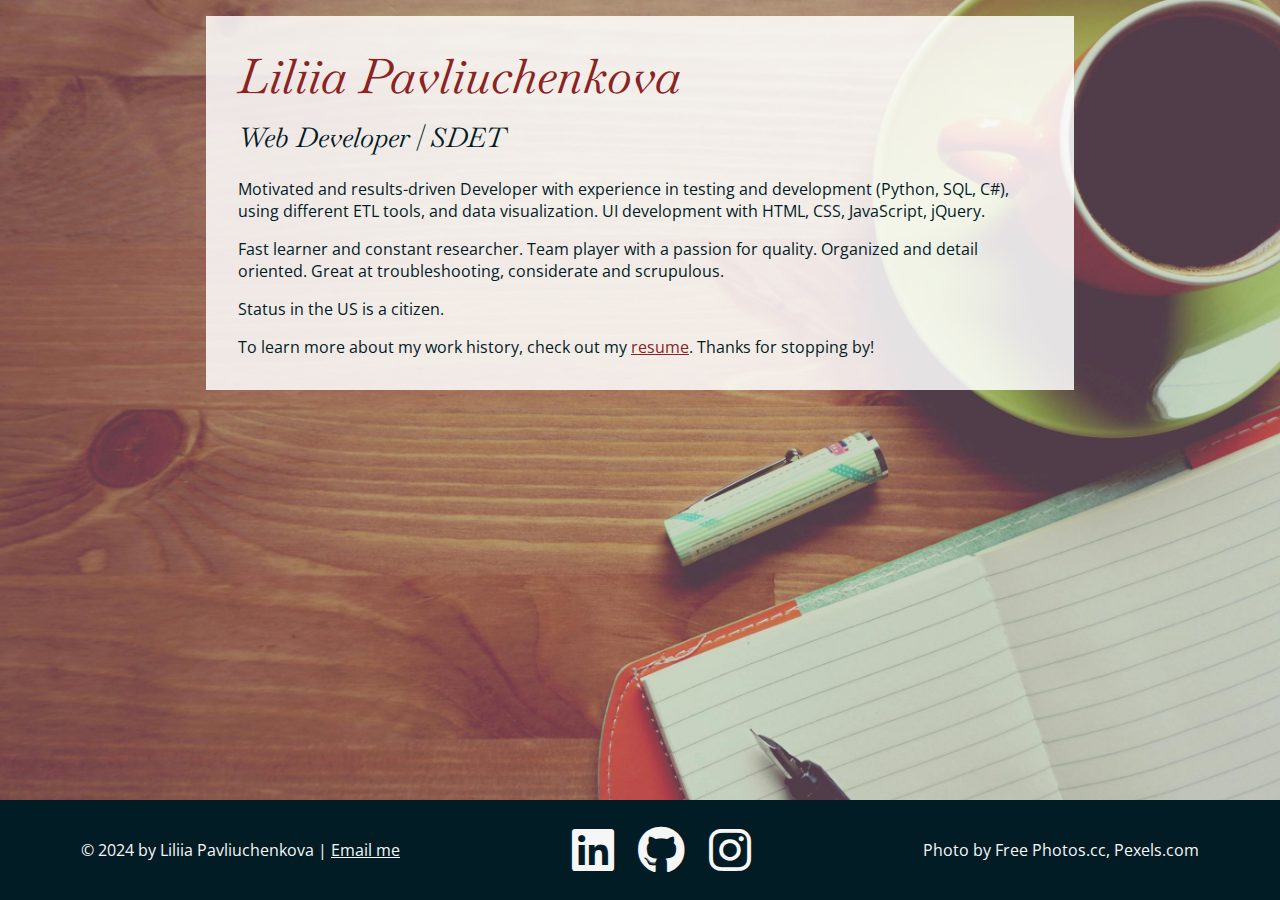
<file: index.html>
<!DOCTYPE html>
<html lang="en">
  <head>
    <meta charset="UTF-8">
    <meta name="viewport" content="width=device-width, initial-scale=1">
    <link rel="stylesheet" href="https://cdnjs.cloudflare.com/ajax/libs/font-awesome/6.4.2/css/all.min.css">
    <link rel="preconnect" href="https://fonts.googleapis.com">
<link rel="preconnect" href="https://fonts.gstatic.com" crossorigin>
<link href="https://fonts.googleapis.com/css2?family=Baskervville:ital@0;1&family=Open+Sans:ital,wght@0,400;1,400;1,700&display=swap" rel="stylesheet">
    <link rel="stylesheet" href="css/main.css">
    <title>Liliia Pavliuchenkova | Web Developer</title>
  </head>
  <body class="home">
    
    <!-- //  INTRO  // -->
    <div class="content-wrapper">
      <div>
        <header>
          <!-- Start content edits below this line. -->
          <h1>Liliia Pavliuchenkova</h1>
          <h2>Web Developer | SDET</h2>

          <!-- End content edits here. -->
        </header>

        <!-- //  ABOUT ME  // -->
        <main>
          <!-- Start content edits below this line. -->
          <p>Motivated and results-driven Developer with experience in testing and development (Python, SQL, C#), using different ETL tools, and data visualization. UI development with HTML, CSS, JavaScript, jQuery.</p>
          <p>
          Fast learner and constant researcher. Team player with a passion for quality. Organized and detail oriented. Great at troubleshooting, considerate and scrupulous. </p>
            
          <p>Status in the US is a citizen.</p>
          <p>To learn more about my work history, check out my <a href="resume.html"> resume</a>. Thanks for stopping by!</p>

          <!-- End content edits here. -->
        </main>
      </div>
    </div>

    <!-- //  FOOTER INFO, SOCIAL MEDIA  // -->
    <footer>
      <!-- Start content edits below this line. -->
      <p>© 2024 by Liliia Pavliuchenkova | <a href="mailto:lilipavli@yahoo.com">Email me</a></p>

      <!-- Add or remove any networks. -->
      <ul>
        <li>
          <a href="https://www.linkedin.com/in/liliia-pavliuchenkova-b5115683/" target="_blank"><i class="fa-brands fa-linkedin" title="LinkedIn"></i></a>
        </li>
        <li>
          <a href="https://github.com/LiliiaPav" target="_blank"><i class="fa-brands fa-github" title="GitHub"></i></a>
        </li>
        <li>
          <a href="https://www.instagram.com/liliiapav/" target="_blank"><i class="fab fa-instagram" title="Instagram"></i></a>
        </li>
      </ul>
      <p>Photo by Free Photos.cc, Pexels.com</p>
      <!-- End content edits here. -->
    </footer>
  </body>
</html>
</file>
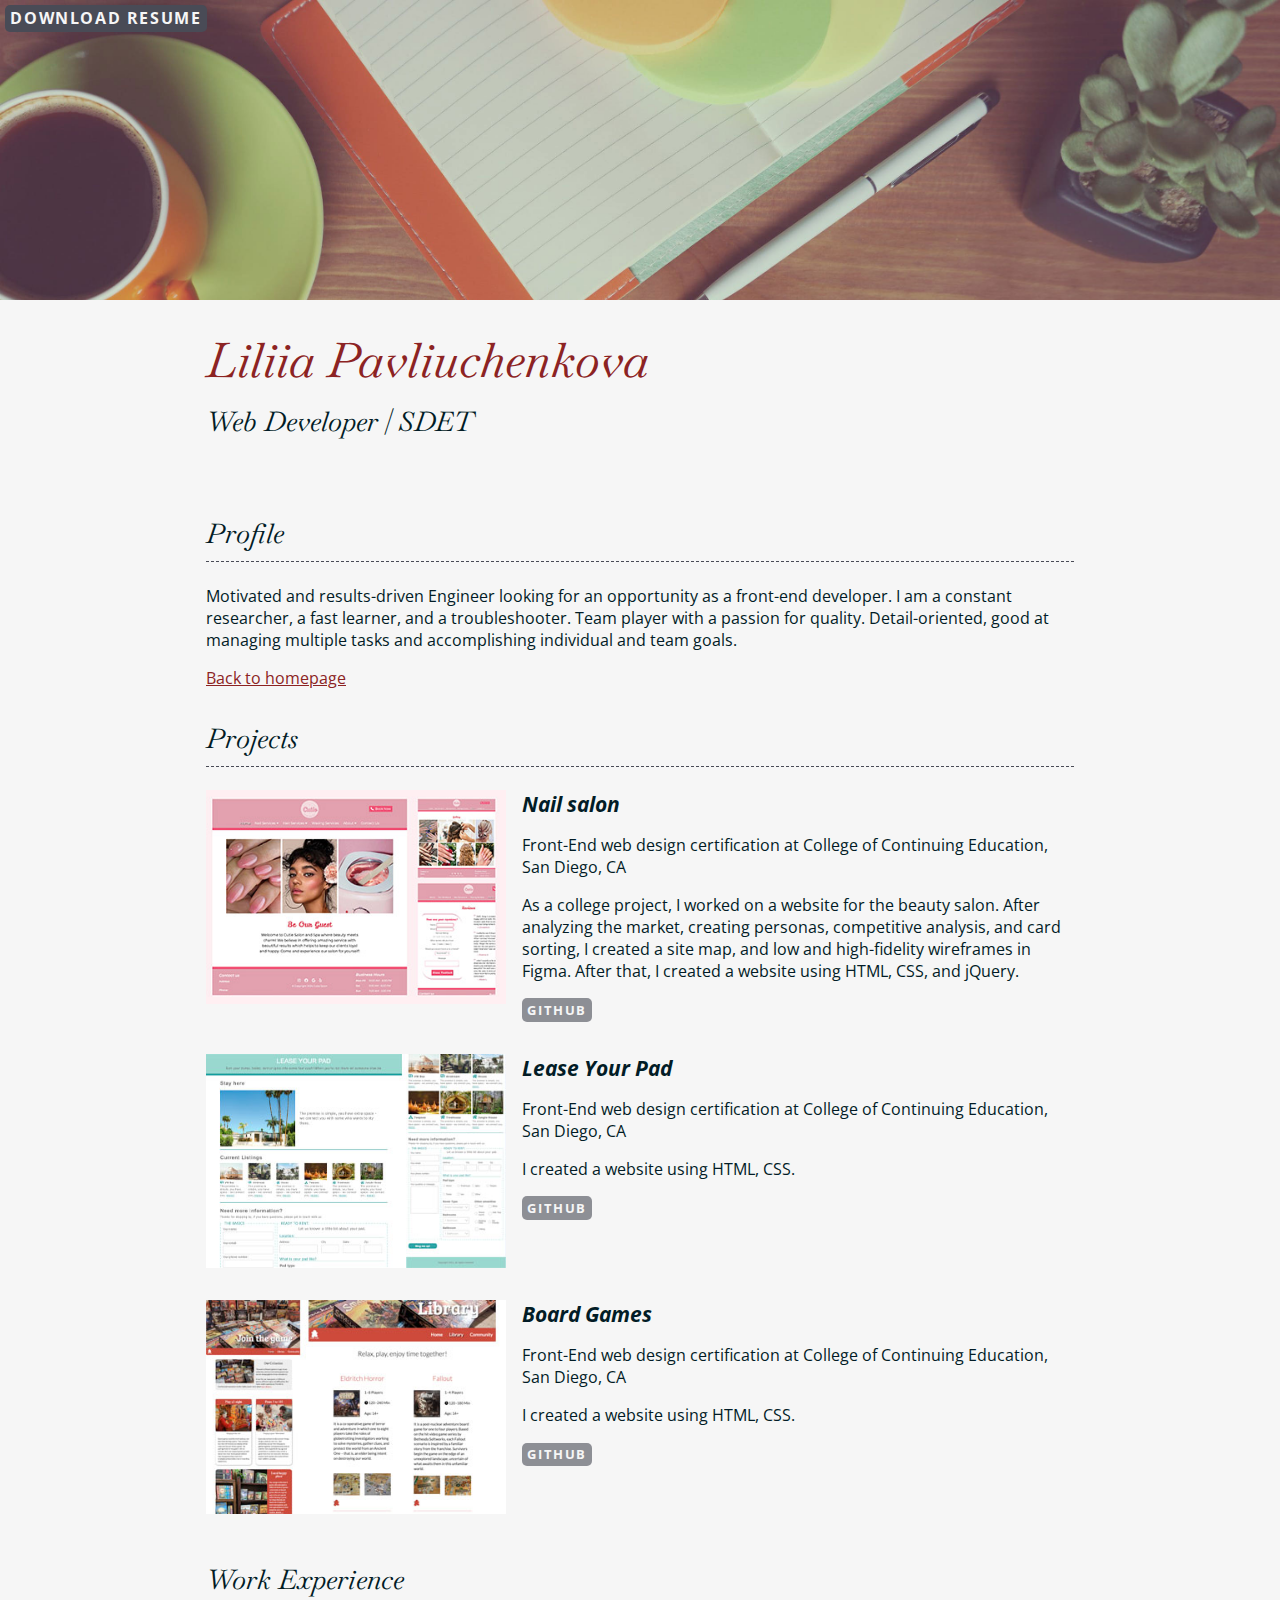
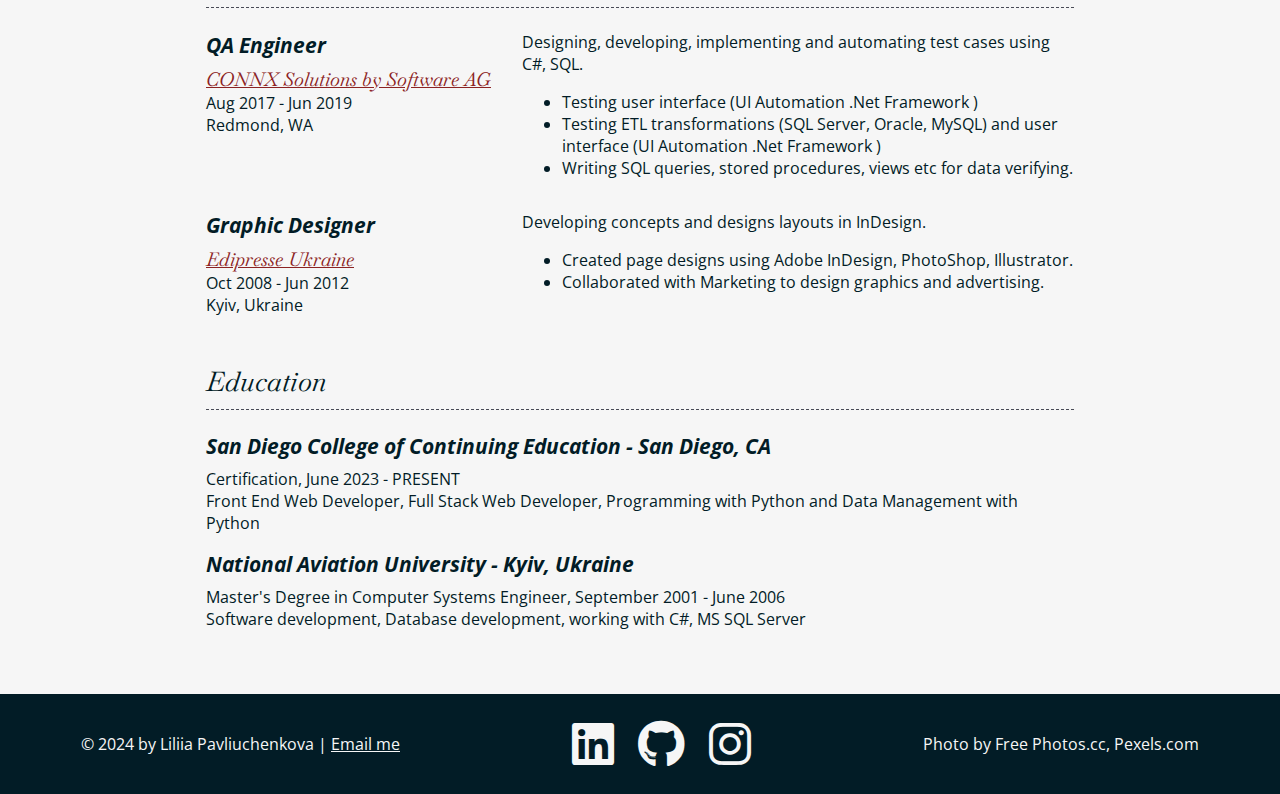
<file: resume.html>
<!DOCTYPE html>
<html lang="en">
  <head>
    <meta charset="UTF-8">
    <meta name="viewport" content="width=device-width, initial-scale=1">
    <link rel="stylesheet" href="https://cdnjs.cloudflare.com/ajax/libs/font-awesome/6.4.2/css/all.min.css">
    
    <link rel="preconnect" href="https://fonts.googleapis.com">
<link rel="preconnect" href="https://fonts.gstatic.com" crossorigin>
<link href="https://fonts.googleapis.com/css2?family=Baskervville:ital@0;1&family=Open+Sans:ital,wght@0,400;1,400;1,700&display=swap" rel="stylesheet">
<link rel="stylesheet" href="css/main.css">
    <title>Liliia Pavliuchenkova | Web Developer</title>
  </head>
  <body class="resume">
    <a class="btn download" href="Liliia Pavliuchenkova Resume.pdf">Download Resume</a>
    <!-- //  INTRO  // -->
    <header>
      <!-- Start content edits below this line. -->
      <div class="content-wrapper">
        <h1>Liliia Pavliuchenkova</h1>
        <h2>Web Developer | SDET</h2>
      </div>
      <!-- End content edits here. -->
    </header>

    <main class="content-wrapper">
      <!-- //  PROFILE  // -->
      <section>
        <h2>Profile</h2>
        <!-- Start content edits below this line. -->
        <p>Motivated and results-driven Engineer looking for an opportunity as a front-end developer. I am a constant researcher, a fast learner, and a troubleshooter. Team player with a passion for quality. Detail-oriented, good at managing multiple tasks and accomplishing individual and team goals.</p>
        <a href="index.html">Back to homepage</a>

        <!-- End content edits here. -->
      </section>

      <!-- //  PROJECTS  // -->
      <section>
        <!-- Start content edits below this line. -->
        <h2>Projects</h2>
        

        <!-- To add more items, copy this whole <section></section> block-->
        <section class="project-item">
          <img src="img/project2.jpg" srcset="img/project2big.jpg 2x" alt="nail salon website" >
          <div>
            <h3>Nail salon</h3>
            <p>Front-End web design certification at College of Continuing Education, San Diego, CA</p>
            <p>As a college project, I worked on a website for the beauty salon. After analyzing the market, creating personas, competitive analysis, and card sorting, I created a site map, and low and high-fidelity wireframes in Figma. After that, I created a website using HTML, CSS, and jQuery. 
              </p>
            <!-- link to project -->
            <a class="btn"  href="https://liliiapav.github.io/Fall2023_COMM675/root/" target="_blank">Github</a>
          </div>
        </section>

        <section class="project-item">
          <img src="img/project3.jpg" srcset="img/project3.jpg 2x" alt="Lease Your Pad website" >
          <div>
            <h3>Lease Your Pad</h3>
            <p>Front-End web design certification at College of Continuing Education, San Diego, CA</p>
            <p>I created a website using HTML, CSS. 
              </p>
            <!-- link to project -->
            <a class="btn"  href="https://liliiapav.github.io/leaseYourPad/" target="_blank">Github</a>
          </div>
        </section>

        <section class="project-item">
          <img src="img/project1.jpg" srcset="img/project1.jpg 2x" alt="Board Games website">
          <div>
            <h3>Board Games</h3>
            <p>Front-End web design certification at College of Continuing Education, San Diego, CA</p>
            <p>I created a website using HTML, CSS. 
              </p>
            <!-- link to project -->
            <a class="btn"  href="https://liliiapav.github.io/BoardGames/" target="_blank">Github</a>
          </div>
        </section>
        
        <!-- End content edits here. -->
      </section>

      <!-- //  WORK EXPERIENCE  // -->
      <section>
        <!-- Start content edits below this line.  -->
        <h2>Work Experience</h2>

        <!-- To add more items, copy this whole <section></section> block -->
        <section class="work-item">
          <div class="work-details">
          <h3>QA Engineer</h3>
          
            <h4><a href="https://www.softwareag.com/en_corporate.html" target="_blank">CONNX Solutions by Software AG</a></h4>
            <p>Aug 2017 - Jun 2019</p>
            <p>Redmond, WA</p>
          </div>
          <div class="work-summary">
            <p>Designing, developing, implementing and automating test cases using C#, SQL.</p>
            <ul>
              <li>Testing user interface (UI Automation .Net Framework )</li>
              <li>Testing ETL transformations (SQL Server, Oracle, MySQL) and user interface (UI Automation .Net Framework )</li>
              <li>Writing SQL queries, stored procedures, views etc for data verifying.</li>
            </ul>
          </div>
        </section>
        <section class="work-item">
          <div class="work-details">
            <h3>Graphic Designer</h3>
            <h4><a href="https://edipresse.com/" target="_blank">Edipresse Ukraine</a></h4>
            <p>Oct 2008 - Jun 2012</p>
            <p>Kyiv, Ukraine</p>
          </div>
          <div class="work-summary">
            <p>Developing concepts and designs layouts in InDesign. </p>
            <ul>
              <li>Created page designs using Adobe InDesign, PhotoShop, Illustrator.</li>
              <li>Collaborated with Marketing to design graphics and advertising.  </li>
            </ul>
          </div>
        </section>

        <!-- End content edits here. -->
      </section>

      <!-- //  EDUCATION & CERTIFICATIONS  // -->
      <section>
        <!-- Start content edits below this line.  -->
        <h2>Education</h2>

        <section>
          <h3>San Diego College of Continuing Education - San Diego, CA</h3>
          <p>Certification, June 2023 - PRESENT</p>
          <p>Front End Web Developer, Full Stack Web Developer, Programming with Python and Data Management with Python </p>
        </section>

        <!-- To add more items, copy this whole <section></section> block -->
        <section>
          <h3>National Aviation University - Kyiv, Ukraine</h3>
          <p>Master's Degree in Computer Systems Engineer, September 2001 - June 2006</p>
          <p>Software development, Database development, working with C#, MS SQL Server</p>
        </section>

        <!-- End content edits here. -->
      </section>
    </main>

    <!-- //  FOOTER INFO, SOCIAL MEDIA  // -->
    <footer>
      <!-- Start content edits below this line. -->
      <p>© 2024 by Liliia Pavliuchenkova | <a href="mailto:lilipavli@yahoo.com">Email me</a></p>

      <!-- Add or remove any networks. -->
      <ul>
        <li>
          <a href="https://www.linkedin.com/in/liliia-pavliuchenkova-b5115683/" target="_blank"><i class="fa-brands fa-linkedin" title="LinkedIn"></i></a>
        </li>
        <li>
          <a href="https://github.com/LiliiaPav" target="_blank"><i class="fa-brands fa-github" title="GitHub"></i></a>
        </li>
        <li>
          <a href="https://www.instagram.com/liliiapav/" target="_blank"><i class="fab fa-instagram" title="Instagram"></i></a>
        </li>
      </ul>
      <p>Photo by Free Photos.cc, Pexels.com</p>
      <!-- End content edits here. -->
    </footer>
  </body>
</html>
</file>
<file: css/main.css>
:root{
    /*---------typography-----------*/
    --primary-font: 'Open Sans', sans-serif;;
    --headline-font: 'Baskervville', serif;
    
    /*---------colors-----------*/
    --primary-color:  #8C2323;
    --secondary-color: #494B56;
    --tetriary-color: #A65C32;
    --neutral-lt-color: #f6f6f6;
    --accent-dark-color: #021C26;

    /*---------helper-----------*/
    --spacer: 1rem;
    --spacer-dbl: 2rem;
    }


/* GLOBAL STYLES
--------------------------------*/
html{
    box-sizing: border-box;
}

*, *:before, *:after {
    box-sizing: inherit;
}

html, body{ height: 100vh ;}

body{
    background-color: var(--neutral-lt-color);
    color: var(--accent-dark-color);
    margin: 0;
    font: 1rem  var(--primary-font);
}

h1{
    font: italic 3rem var(--headline-font);
    color: var(--primary-color);
    line-height: .5;
}

h2{
    font: italic 1.7rem var(--headline-font);
}

h3 {
    font: italic bold 1.3rem var(--primary-font);
    margin: 0 0 0.5rem;
}

h4 {
    font: italic 1.2rem var(--headline-font);
    margin: 0;
    color: var(--secondary-color);
}


a {
    color: var(--primary-color);
}

a:hover{
    color: var(--secondary-color);
}

.btn {
    background: var(--secondary-color);
    color: var(--neutral-lt-color);
    opacity: .6;
    text-decoration: none;
    font: bold .8rem var(--primary-font);
    padding: calc(var(--spacer)/3);
    text-transform: uppercase;
    display: inline-block;
    letter-spacing: .1rem;
    line-height: 1;
    border-radius: 5px;
}

a:hover.btn {
    color: var(--neutral-lt-color);
    background-color: var(--accent-dark-color);
    opacity: 0.8;
}

.content-wrapper{
    margin: 0 auto;
    padding: var(--spacer);
    max-width: 900px;
}

/* HOME
--------------------------------*/
.home{
    background: url(../img/pexels-free-photoscc-64779.jpg) no-repeat center;
    background-size: cover;
    display: flex;
    flex-direction: column;
}

.home .content-wrapper{
    flex: 1 0 auto;
}

.home .content-wrapper div{
    background: rgba(255, 255, 255, 0.85);
    padding: var(--spacer) var(--spacer-dbl);
}

/* RESUME
--------------------------------*/
.resume header::before{
    background: url(../img/pexels-free-short.jpg) no-repeat;
    background-size: cover;
    content: '';
    display: block;
    height: 300px;
}

main.content-wrapper > section{
    margin-bottom: var(--spacer-dbl);    
}

main.content-wrapper > section h2{ 
    border-bottom: 1px dashed var(--secondary-color); 
    padding-bottom: 10px;  
}

main.content-wrapper > section section{ 
    padding-bottom: var(--spacer);  
}


.btn.download {
    position: fixed;
    top: 5px;
    left: 5px;
    opacity: 1;
    font-size: 1rem;
}

/* Project
--------------------------------*/
.project-item{
    display: flow-root;
    margin: var(--spacer) 0;
}

.project-item img{
    width: 300px;
    float: left;
    margin-right: var(--spacer);
}

/* Work Experience
--------------------------------*/
.work-item{
    display: grid;
    grid-template-columns: 300px 1fr;
    gap: var(--spacer);
}

.work-details p{
    margin: 0;
}

.work-summary p:first-of-type{
    margin-top: 0;
}

/* Education
--------------------------------*/
.content-wrapper>section:last-of-type p{
    margin: 0;
}


/* FOOTER
--------------------------------*/
footer{
    background: var(--accent-dark-color);
    color: var(--neutral-lt-color);
    display: flex;
    justify-content: space-around;
    align-items: center;
    margin-bottom: 0;
}

footer a{
    color: var(--neutral-lt-color)
}

footer a:hover{ color:var(--primary-color)}

footer ul {
    list-style: none;
    padding: 0;
}

footer i{
    font-size: 3rem;
    color: var(--neutral-lt-color);
    margin: 10px;
}

footer i:hover{
    opacity: 0.5;
}

footer li{ 
    display: inline-block;
}


@media screen and (max-width: 875px){
    .project-item{
        display: grid;
        grid-template-columns: 1fr 2fr;
        gap: 20px;
        margin-bottom: var(--spacer-dbl);
        align-items: start;
    }

    .project-item .btn{
        width: 70px;
        text-align: center;
    }

    .project-item img{
        margin: auto;
    }

    .work-item{
        display: grid;
        grid-template-columns: 1fr 2fr;
        gap: var(--spacer);
    }
    footer{
        padding: 0 calc(var(--spacer)/2);
        gap: calc(var(--spacer)/2);
    }
    footer p{
        font-size: 0.8rem;
    }
    footer i{
        font-size: 1.5rem;
        margin: calc(var(--spacer)/3);
    }

    footer ul{
        flex-shrink: 0;
    }
}

@media screen and (max-width: 600px){
    h1{
        line-height: 3rem;
    }

    .resume header::before{
        height: 200px;
    }

    .project-item{
        display: flex;
        flex-direction: column;
        margin-bottom: var(--spacer-dbl);
    }

    .project-item h3{
        text-align: center;
        margin-top: var(--spacer);
    }

    .work-item, footer{
        display: flex;
        flex-direction: column;
        gap: 0;
    }

    footer i{
        margin: 0 10px;
    }

    footer ul{
        order: -1;
    }

    footer p{
        margin-top: 0;
    }
}

@media screen and (max-width: 400px){
    h1{
        font-size: 2rem;
        line-height: 2rem;
    }

    h2{ font-size: 1.5rem; }

    h3{ font-size: 1.2rem; }
}


@media screen and (max-width: 1200px){
    .btn.download{
        position: absolute;
    }
}
</file>
